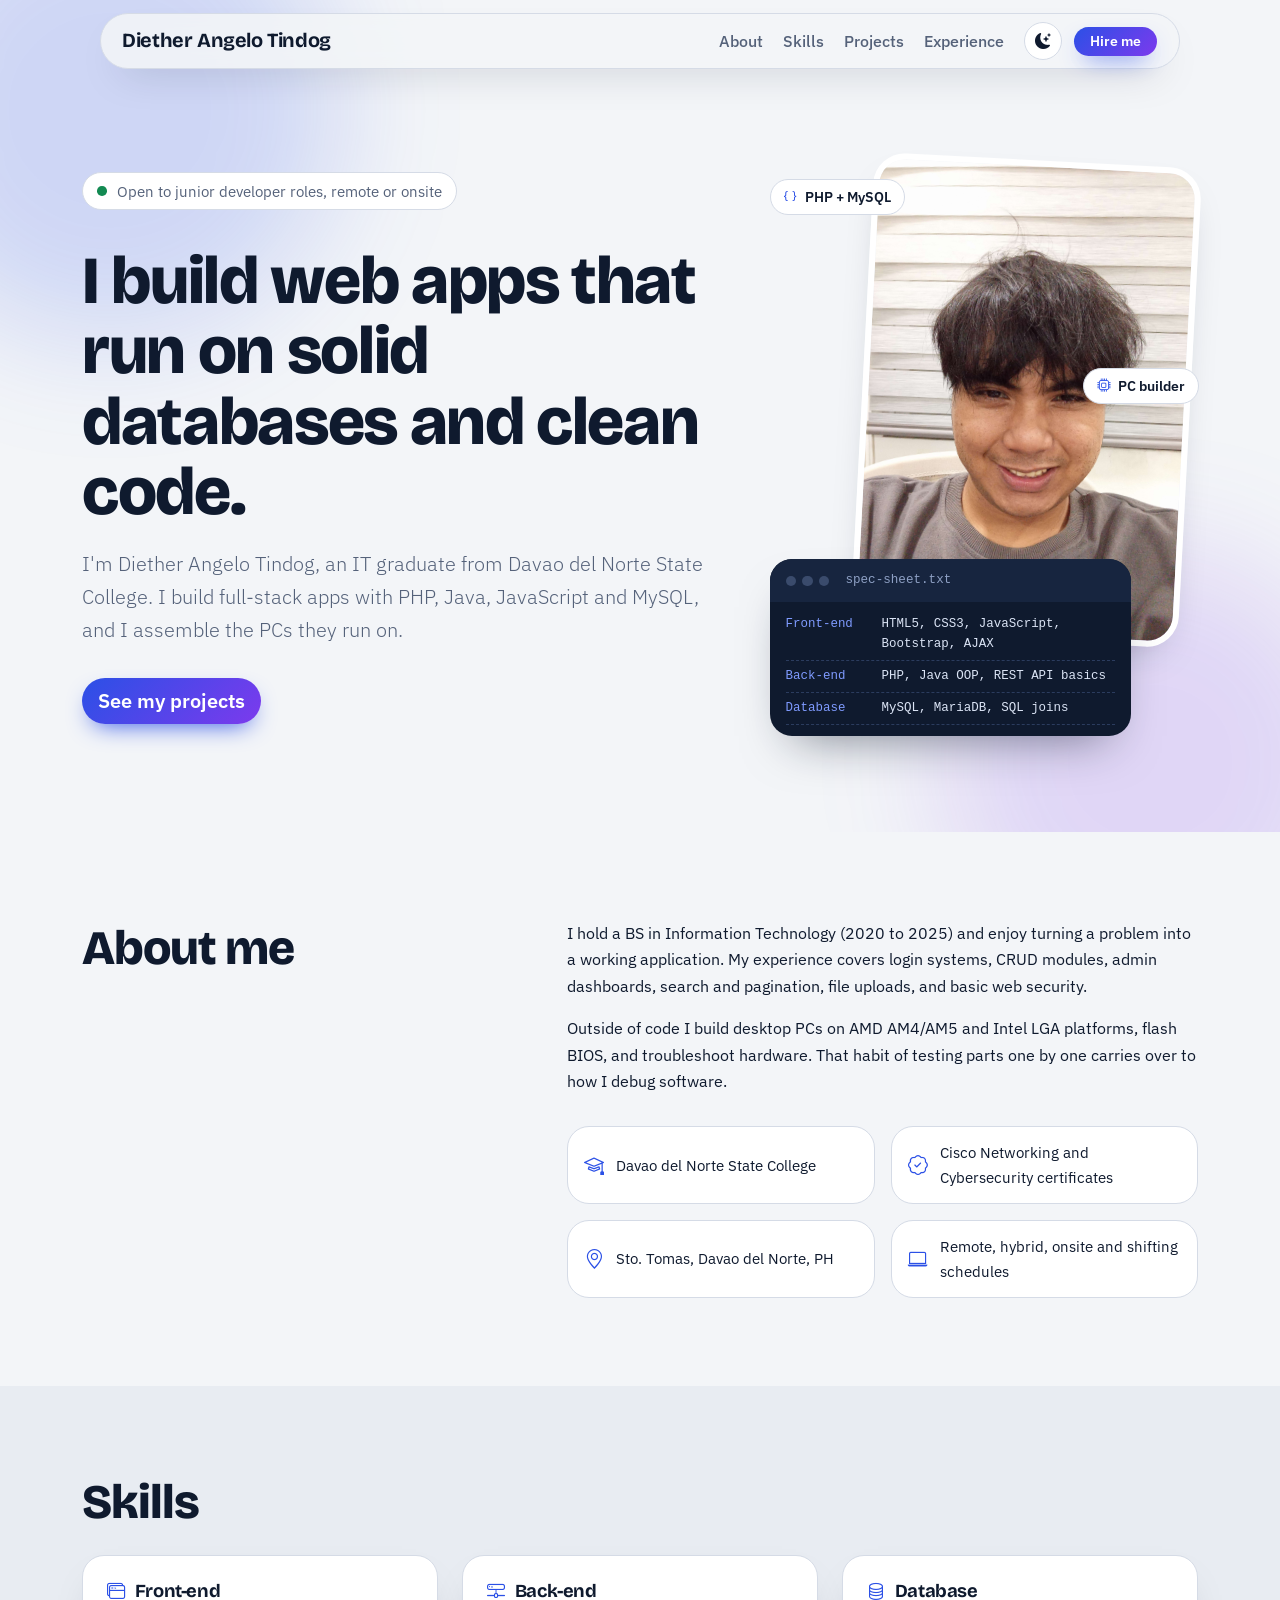
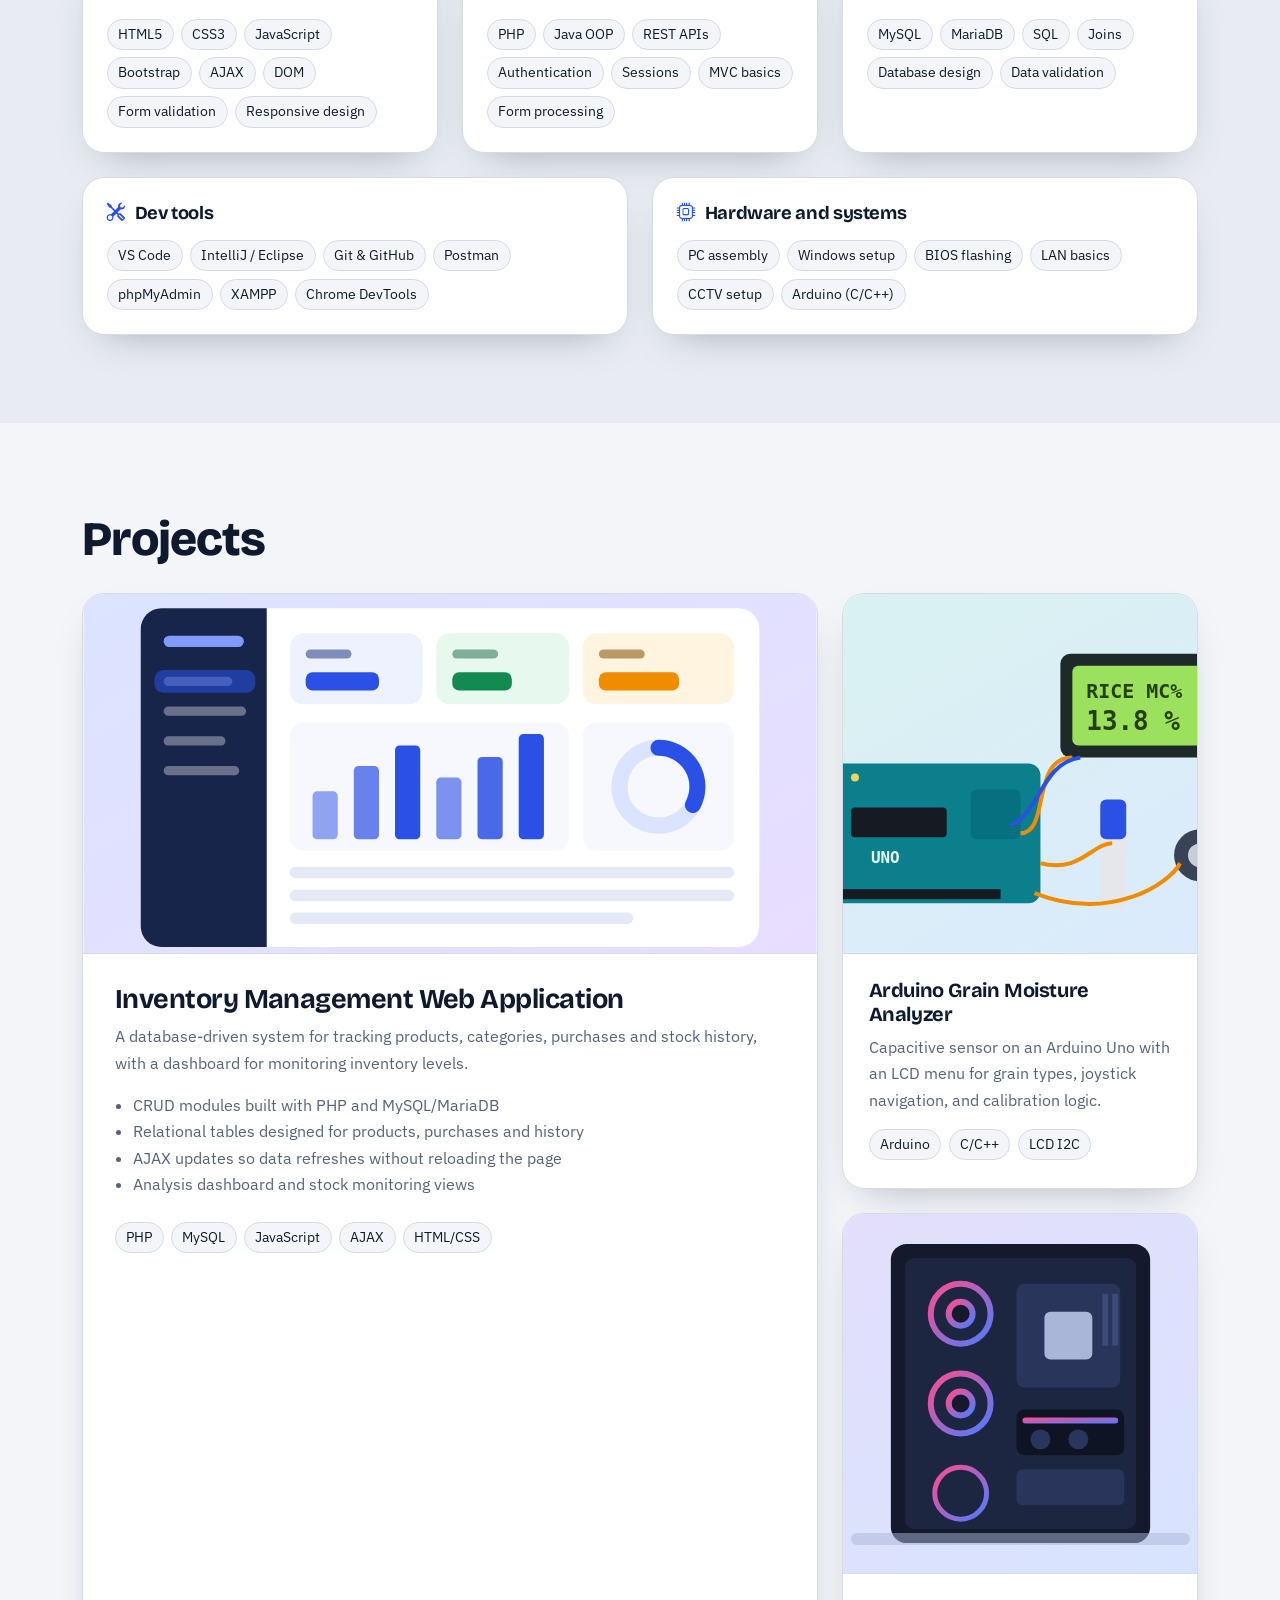
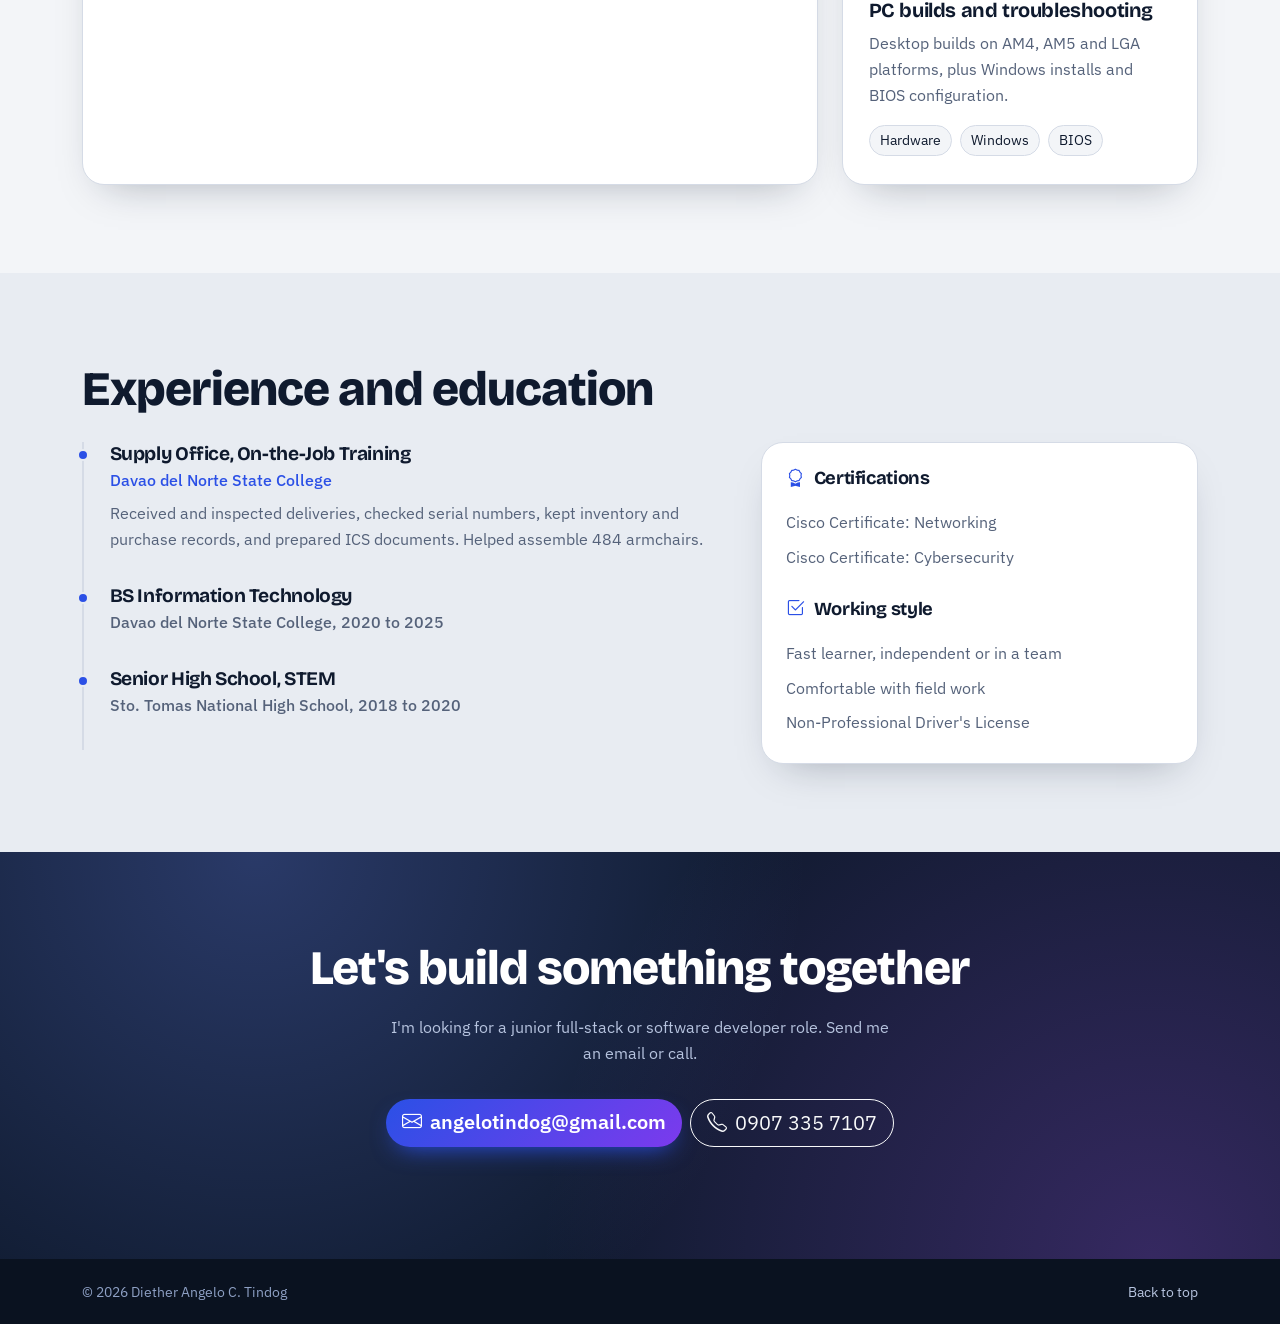
<file: index.html>
<!DOCTYPE html>
<html lang="en">
<head>
  <meta charset="UTF-8">
  <meta name="viewport" content="width=device-width, initial-scale=1">
  <script>
    (function () {
      var t = null;
      try { t = localStorage.getItem("theme"); } catch (e) {}
      if (!t) t = window.matchMedia("(prefers-color-scheme: dark)").matches ? "dark" : "light";
      document.documentElement.setAttribute("data-bs-theme", t);
    })();
  </script>
  <title>Diether Angelo C. Tindog | Junior Full-Stack Web Developer</title>
  <meta name="description" content="Portfolio of Diether Angelo C. Tindog, junior full-stack web developer skilled in PHP, Java, JavaScript and MySQL.">
  <link rel="preconnect" href="https://fonts.googleapis.com">
  <link rel="preconnect" href="https://fonts.gstatic.com" crossorigin>
  <link href="https://fonts.googleapis.com/css2?family=Bricolage+Grotesque:opsz,wght@12..96,500;12..96,700;12..96,800&family=IBM+Plex+Sans:wght@400;500;600&display=swap" rel="stylesheet">
  <link href="https://cdn.jsdelivr.net/npm/bootstrap@5.3.3/dist/css/bootstrap.min.css" rel="stylesheet">
  <link href="https://cdn.jsdelivr.net/npm/bootstrap-icons@1.11.3/font/bootstrap-icons.min.css" rel="stylesheet">
  <link href="css/style.css" rel="stylesheet">
</head>
<body data-bs-spy="scroll" data-bs-target="#mainNav" data-bs-offset="90">

<nav id="mainNav" class="navbar navbar-expand-lg fixed-top site-nav">
  <div class="container">
    <a class="navbar-brand fw-bold" href="#home">Diether Angelo Tindog</a>
    <button class="navbar-toggler" type="button" data-bs-toggle="collapse" data-bs-target="#navLinks" aria-label="Toggle navigation">
      <span class="navbar-toggler-icon"></span>
    </button>
    <div class="collapse navbar-collapse" id="navLinks">
      <ul class="navbar-nav ms-auto align-items-lg-center gap-lg-1">
        <li class="nav-item"><a class="nav-link" href="#about">About</a></li>
        <li class="nav-item"><a class="nav-link" href="#skills">Skills</a></li>
        <li class="nav-item"><a class="nav-link" href="#projects">Projects</a></li>
        <li class="nav-item"><a class="nav-link" href="#experience">Experience</a></li>
        <li class="nav-item ms-lg-2">
          <button id="themeToggle" class="theme-toggle" type="button" aria-label="Switch to dark mode" title="Switch theme">
            <i class="bi bi-moon-stars-fill"></i>
          </button>
        </li>
        <li class="nav-item ms-lg-2"><a class="btn btn-accent btn-sm px-3" href="#contact">Hire me</a></li>
      </ul>
    </div>
  </div>
</nav>

<header id="home" class="hero">
  <div class="container">
    <div class="row align-items-center g-5">
      <div class="col-lg-7">
        <p class="hero-status"><span class="dot"></span> Open to junior developer roles, remote or onsite</p>
        <h1 class="hero-title">I build web apps that run on solid databases and clean code.</h1>
        <p class="lead hero-lead">I'm Diether Angelo Tindog, an IT graduate from Davao del Norte State College. I build full-stack apps with PHP, Java, JavaScript and MySQL, and I assemble the PCs they run on.</p>
        <div class="d-flex flex-wrap gap-2">
          <a href="#projects" class="btn btn-accent btn-lg">See my projects</a>
        </div>
      </div>
      <div class="col-lg-5">
        <div class="hero-visual">
          <img class="hero-photo" src="assets/img/profile.png" alt="Portrait of Diether Angelo Tindog" width="480" height="480">
          <span class="float-tag tag-1"><i class="bi bi-braces"></i> PHP + MySQL</span>
          <span class="float-tag tag-2"><i class="bi bi-cpu"></i> PC builder</span>
        <div class="spec-card" aria-label="Developer spec sheet">
          <div class="spec-bar"><span></span><span></span><span></span><small>spec-sheet.txt</small></div>
          <dl class="spec-list">
            <div><dt>Front-end</dt><dd>HTML5, CSS3, JavaScript, Bootstrap, AJAX</dd></div>
            <div><dt>Back-end</dt><dd>PHP, Java OOP, REST API basics</dd></div>
            <div><dt>Database</dt><dd>MySQL, MariaDB, SQL joins</dd></div>
            <div><dt>Tools</dt><dd>Git, GitHub, VS Code, Postman, XAMPP</dd></div>
            <div><dt>Hardware</dt><dd>PC builds, Arduino, LAN, CCTV</dd></div>
            <div><dt>Status</dt><dd class="text-ok">Available now</dd></div>
          </dl>
        </div>
        </div>
      </div>
    </div>
  </div>
</header>

<section id="about" class="section">
  <div class="container">
    <div class="row g-5">
      <div class="col-lg-5">
        <h2 class="section-title">About me</h2>
      </div>
      <div class="col-lg-7">
        <p>I hold a BS in Information Technology (2020 to 2025) and enjoy turning a problem into a working application. My experience covers login systems, CRUD modules, admin dashboards, search and pagination, file uploads, and basic web security.</p>
        <p>Outside of code I build desktop PCs on AMD AM4/AM5 and Intel LGA platforms, flash BIOS, and troubleshoot hardware. That habit of testing parts one by one carries over to how I debug software.</p>
        <div class="row g-3 mt-2">
          <div class="col-sm-6"><div class="fact"><i class="bi bi-mortarboard"></i><span>Davao del Norte State College</span></div></div>
          <div class="col-sm-6"><div class="fact"><i class="bi bi-patch-check"></i><span>Cisco Networking and Cybersecurity certificates</span></div></div>
          <div class="col-sm-6"><div class="fact"><i class="bi bi-geo-alt"></i><span>Sto. Tomas, Davao del Norte, PH</span></div></div>
          <div class="col-sm-6"><div class="fact"><i class="bi bi-laptop"></i><span>Remote, hybrid, onsite and shifting schedules</span></div></div>
        </div>
      </div>
    </div>
  </div>
</section>

<section id="skills" class="section section-tint">
  <div class="container">
    <h2 class="section-title mb-4">Skills</h2>
    <div class="row g-4">
      <div class="col-md-6 col-lg-4">
        <div class="skill-box">
          <h3><i class="bi bi-window-stack"></i> Front-end</h3>
          <div class="chips"><span>HTML5</span><span>CSS3</span><span>JavaScript</span><span>Bootstrap</span><span>AJAX</span><span>DOM</span><span>Form validation</span><span>Responsive design</span></div>
        </div>
      </div>
      <div class="col-md-6 col-lg-4">
        <div class="skill-box">
          <h3><i class="bi bi-hdd-network"></i> Back-end</h3>
          <div class="chips"><span>PHP</span><span>Java OOP</span><span>REST APIs</span><span>Authentication</span><span>Sessions</span><span>MVC basics</span><span>Form processing</span></div>
        </div>
      </div>
      <div class="col-md-6 col-lg-4">
        <div class="skill-box">
          <h3><i class="bi bi-database"></i> Database</h3>
          <div class="chips"><span>MySQL</span><span>MariaDB</span><span>SQL</span><span>Joins</span><span>Database design</span><span>Data validation</span></div>
        </div>
      </div>
      <div class="col-md-6">
        <div class="skill-box">
          <h3><i class="bi bi-tools"></i> Dev tools</h3>
          <div class="chips"><span>VS Code</span><span>IntelliJ / Eclipse</span><span>Git &amp; GitHub</span><span>Postman</span><span>phpMyAdmin</span><span>XAMPP</span><span>Chrome DevTools</span></div>
        </div>
      </div>
      <div class="col-md-6">
        <div class="skill-box">
          <h3><i class="bi bi-cpu"></i> Hardware and systems</h3>
          <div class="chips"><span>PC assembly</span><span>Windows setup</span><span>BIOS flashing</span><span>LAN basics</span><span>CCTV setup</span><span>Arduino (C/C++)</span></div>
        </div>
      </div>
    </div>
  </div>
</section>

<section id="projects" class="section">
  <div class="container">
    <h2 class="section-title mb-4">Projects</h2>
    <div class="row g-4">
      <div class="col-lg-8">
        <article class="project project-main">
          <img class="project-img" src="assets/img/project-inventory.svg" alt="Inventory dashboard with stats, chart and table" loading="lazy" width="640" height="360">
          <div class="project-body">
          <h3>Inventory Management Web Application</h3>
          <p>A database-driven system for tracking products, categories, purchases and stock history, with a dashboard for monitoring inventory levels.</p>
          <ul>
            <li>CRUD modules built with PHP and MySQL/MariaDB</li>
            <li>Relational tables designed for products, purchases and history</li>
            <li>AJAX updates so data refreshes without reloading the page</li>
            <li>Analysis dashboard and stock monitoring views</li>
          </ul>
          <div class="chips"><span>PHP</span><span>MySQL</span><span>JavaScript</span><span>AJAX</span><span>HTML/CSS</span></div>
        </div>
        </article>
      </div>
      <div class="col-lg-4 d-flex flex-column gap-4">
        <article class="project">
          <img class="project-img" src="assets/img/project-arduino.svg" alt="Arduino board with LCD showing grain moisture" loading="lazy" width="640" height="360">
          <div class="project-body">
          <h3>Arduino Grain Moisture Analyzer</h3>
          <p>Capacitive sensor on an Arduino Uno with an LCD menu for grain types, joystick navigation, and calibration logic.</p>
          <div class="chips"><span>Arduino</span><span>C/C++</span><span>LCD I2C</span></div>
        </div>
        </article>
        <article class="project">
          <img class="project-img" src="assets/img/project-pc.svg" alt="Custom PC case with RGB fans" loading="lazy" width="640" height="360">
          <div class="project-body">
          <h3>PC builds and troubleshooting</h3>
          <p>Desktop builds on AM4, AM5 and LGA platforms, plus Windows installs and BIOS configuration.</p>
          <div class="chips"><span>Hardware</span><span>Windows</span><span>BIOS</span></div>
        </div>
        </article>
      </div>
    </div>
  </div>
</section>

<section id="experience" class="section section-tint">
  <div class="container">
    <h2 class="section-title mb-4">Experience and education</h2>
    <div class="row g-5">
      <div class="col-lg-7">
        <ol class="timeline">
          <li>
            <h3>Supply Office, On-the-Job Training</h3>
            <p class="meta">Davao del Norte State College</p>
            <p>Received and inspected deliveries, checked serial numbers, kept inventory and purchase records, and prepared ICS documents. Helped assemble 484 armchairs.</p>
          </li>
          <li>
            <h3>BS Information Technology</h3>
            <p class="meta">Davao del Norte State College, 2020 to 2025</p>
          </li>
          <li>
            <h3>Senior High School, STEM</h3>
            <p class="meta">Sto. Tomas National High School, 2018 to 2020</p>
          </li>
        </ol>
      </div>
      <div class="col-lg-5">
        <div class="skill-box">
          <h3><i class="bi bi-award"></i> Certifications</h3>
          <ul class="plain">
            <li>Cisco Certificate: Networking</li>
            <li>Cisco Certificate: Cybersecurity</li>
          </ul>
          <h3 class="mt-4"><i class="bi bi-check2-square"></i> Working style</h3>
          <ul class="plain">
            <li>Fast learner, independent or in a team</li>
            <li>Comfortable with field work</li>
            <li>Non-Professional Driver's License</li>
          </ul>
        </div>
      </div>
    </div>
  </div>
</section>

<section id="contact" class="section contact">
  <div class="container text-center">
    <h2 class="section-title">Let's build something together</h2>
    <p class="mx-auto contact-lead">I'm looking for a junior full-stack or software developer role. Send me an email or call.</p>
    <div class="d-flex flex-wrap justify-content-center gap-2 mb-4">
      <a class="btn btn-accent btn-lg" href="mailto:angelotindog@gmail.com"><i class="bi bi-envelope me-2"></i>angelotindog@gmail.com</a>
      <a class="btn btn-outline-light btn-lg" href="tel:+639073357107"><i class="bi bi-telephone me-2"></i>0907 335 7107</a>
    </div>
  </div>
</section>

<footer class="site-footer">
  <div class="container d-flex flex-wrap justify-content-between gap-2">
    <span>&copy; <span id="year"></span> Diether Angelo C. Tindog</span>
    <a href="#home">Back to top</a>
  </div>
</footer>

<script src="https://cdn.jsdelivr.net/npm/bootstrap@5.3.3/dist/js/bootstrap.bundle.min.js"></script>
<script src="js/main.js"></script>
</body>
</html>
</file>
<file: css/style.css>
:root {
  --paper: #f3f5f8;
  --paper-2: #e8ecf2;
  --ink: #0f1a2e;
  --muted: #55627a;
  --accent: #2b50e6;
  --accent-dark: #1f3bb8;
  --ok: #138a52;
  --line: #d5dbe6;
  --surface: #ffffff;
  --nav-bg: rgba(243, 245, 248, .88);
  --panel: #0f1a2e;
  --radius: 14px;
}
[data-bs-theme="dark"] {
  --paper: #0b1220;
  --paper-2: #101a2d;
  --surface: #15213a;
  --ink: #e8eefc;
  --muted: #9fb0cf;
  --accent: #6f8cff;
  --accent-dark: #8aa1ff;
  --ok: #4fdc9a;
  --line: #243350;
  --nav-bg: rgba(11, 18, 32, .88);
  --panel: #0a1426;
}
html { scroll-behavior: smooth; scroll-padding-top: 80px; }
body { font-family: "IBM Plex Sans", system-ui, sans-serif; background: var(--paper); color: var(--ink); line-height: 1.65; }
h1, h2, h3, .navbar-brand { font-family: "Bricolage Grotesque", "IBM Plex Sans", sans-serif; letter-spacing: -0.02em; }
a:focus-visible, .btn:focus-visible { outline: 3px solid var(--accent); outline-offset: 3px; }

/* Nav */
.site-nav { background: var(--nav-bg); backdrop-filter: blur(10px); border-bottom: 1px solid var(--line); }
.site-nav .navbar-brand { color: var(--ink); }
.site-nav .nav-link { color: var(--muted); font-weight: 500; }
.site-nav .nav-link:hover, .site-nav .nav-link.active { color: var(--accent); }

/* Buttons */
.btn-accent { background: var(--accent); border-color: var(--accent); color: #fff; font-weight: 600; }
.btn-accent:hover { background: var(--accent-dark); border-color: var(--accent-dark); color: #fff; }
.btn-outline-ink { border: 2px solid var(--ink); color: var(--ink); font-weight: 600; }
.btn-outline-ink:hover { background: var(--ink); color: var(--paper); }

/* Hero */
.hero { padding: 9rem 0 6rem; }
.hero-status { display: inline-flex; align-items: center; gap: .6rem; font-size: .95rem; color: var(--muted); background: var(--surface); border: 1px solid var(--line); border-radius: 999px; padding: .35rem .9rem; }
.dot { width: .6rem; height: .6rem; border-radius: 50%; background: var(--ok); animation: pulse 2s infinite; }
.hero-title { font-size: clamp(2.4rem, 5.5vw, 4.2rem); font-weight: 800; line-height: 1.05; margin: 1.2rem 0; max-width: 16ch; }
.hero-lead { color: var(--muted); max-width: 52ch; margin-bottom: 2rem; }
@keyframes pulse { 0%,100% { box-shadow: 0 0 0 0 rgba(19,138,82,.5); } 50% { box-shadow: 0 0 0 7px rgba(19,138,82,0); } }

/* Spec card (hero) */
.spec-card { background: var(--panel); color: #dbe4f5; border-radius: var(--radius); overflow: hidden; box-shadow: 0 24px 50px -24px rgba(15,26,46,.55); }
.spec-bar { display: flex; align-items: center; gap: .4rem; padding: .7rem 1rem; background: #17253f; }
.spec-bar span { width: .65rem; height: .65rem; border-radius: 50%; background: #3a4b6c; }
.spec-bar small { margin-left: .6rem; color: #8ea0c4; font-family: ui-monospace, Menlo, Consolas, monospace; }
.spec-list { margin: 0; padding: .8rem 1.2rem 1.2rem; font-family: ui-monospace, Menlo, Consolas, monospace; font-size: .88rem; }
.spec-list div { display: grid; grid-template-columns: 6.2rem 1fr; gap: .8rem; padding: .55rem 0; border-bottom: 1px dashed #2b3c5e; }
.spec-list div:last-child { border-bottom: 0; }
.spec-list dt { color: #7f9bff; font-weight: 500; }
.spec-list dd { margin: 0; }
.text-ok { color: #4fdc9a; }

/* Sections */
.section { padding: 5.5rem 0; }
.section-tint { background: var(--paper-2); }
.section-title { font-size: clamp(1.8rem, 3.5vw, 2.6rem); font-weight: 700; }
.fact { display: flex; gap: .75rem; align-items: center; background: var(--surface); border: 1px solid var(--line); border-radius: 10px; padding: .8rem 1rem; height: 100%; font-size: .95rem; }
.fact i { color: var(--accent); font-size: 1.25rem; }

/* Skills + chips */
.skill-box { background: var(--surface); border: 1px solid var(--line); border-radius: var(--radius); padding: 1.5rem; height: 100%; }
.skill-box h3 { font-size: 1.15rem; font-weight: 700; margin-bottom: 1rem; }
.skill-box h3 i { color: var(--accent); margin-right: .4rem; }
.chips { display: flex; flex-wrap: wrap; gap: .45rem; }
.chips span { background: var(--paper); border: 1px solid var(--line); border-radius: 6px; padding: .2rem .65rem; font-size: .88rem; }
.plain { list-style: none; padding: 0; margin: 0; }
.plain li { padding: .25rem 0; color: var(--muted); }

/* Projects */
.project { background: var(--surface); border: 1px solid var(--line); border-radius: var(--radius); padding: 1.6rem; }
.project h3 { font-size: 1.25rem; font-weight: 700; }
.project p, .project li { color: var(--muted); }
.project-main { height: 100%; border-left: 5px solid var(--accent); padding: 2rem; }
.project-main h3 { font-size: 1.7rem; }
.project-main ul { padding-left: 1.1rem; margin-bottom: 1.5rem; }

/* Timeline */
.timeline { list-style: none; margin: 0; padding: 0 0 0 1.6rem; border-left: 2px solid var(--line); }
.timeline li { position: relative; padding-bottom: 2rem; }
.timeline li::before { content: ""; position: absolute; left: calc(-1.6rem - 7px); top: .45rem; width: 12px; height: 12px; border-radius: 50%; background: var(--accent); border: 2px solid var(--paper-2); }
.timeline h3 { font-size: 1.2rem; font-weight: 700; margin: 0; }
.timeline .meta { color: var(--accent); font-weight: 500; margin: .1rem 0 .4rem; }
.timeline p:last-child { color: var(--muted); margin-bottom: 0; }

/* Contact + footer */
.contact { background: var(--panel); color: #fff; }
.contact-lead { max-width: 50ch; color: #b6c3de; margin: 1rem auto 2rem; }
.site-footer { background: #0a1220; color: #8ea0c4; padding: 1.3rem 0; font-size: .9rem; }
.site-footer a { color: #b6c3de; text-decoration: none; }
.site-footer a:hover { color: #fff; }

@media (max-width: 575.98px) { .hero { padding-top: 7rem; } .spec-list div { grid-template-columns: 1fr; gap: .1rem; } }
@media (prefers-reduced-motion: reduce) { html { scroll-behavior: auto; } .dot { animation: none; } }

/* Theme toggle */
[data-bs-theme="dark"] .btn-accent { color: #0b1220; }
[data-bs-theme="dark"] .btn-accent:hover { color: #0b1220; }
[data-bs-theme="dark"] .navbar-toggler-icon { filter: invert(1); }
[data-bs-theme="dark"] .timeline li::before { border-color: var(--paper-2); }
.theme-toggle { width: 2.4rem; height: 2.4rem; border-radius: 50%; border: 1px solid var(--line); background: var(--surface); color: var(--ink); display: inline-flex; align-items: center; justify-content: center; cursor: pointer; }
.theme-toggle:hover { border-color: var(--accent); color: var(--accent); }
.theme-toggle:focus-visible { outline: 3px solid var(--accent); outline-offset: 3px; }
body, .site-nav, .skill-box, .project, .fact, .hero-status { transition: background-color .25s, color .25s, border-color .25s; }
@media (prefers-reduced-motion: reduce) { body, .site-nav, .skill-box, .project, .fact, .hero-status { transition: none; } }

/* ---------- Modern refresh ---------- */
:root { --radius: 22px; --glow-1: rgba(43, 80, 230, .18); --glow-2: rgba(124, 58, 237, .16); --shadow: 0 18px 40px -22px rgba(15, 26, 46, .35); }
[data-bs-theme="dark"] { --glow-1: rgba(111, 140, 255, .18); --glow-2: rgba(168, 85, 247, .16); --shadow: 0 18px 40px -22px rgba(0, 0, 0, .7); }

.site-nav { margin: .8rem auto 0; max-width: 1080px; left: 0; right: 0; border: 1px solid var(--line); border-radius: 999px; padding: .35rem .6rem; box-shadow: var(--shadow); }
.site-nav .container { max-width: none; }
.btn { border-radius: 999px; }
.btn-accent { background: linear-gradient(135deg, var(--accent), #7c3aed); border: 0; box-shadow: 0 10px 24px -10px var(--accent); }
.btn-accent:hover { background: linear-gradient(135deg, var(--accent-dark), #8b5cf6); transform: translateY(-1px); }

.hero { position: relative; overflow: hidden; padding-top: 10rem; }
.hero::before, .hero::after { content: ""; position: absolute; border-radius: 50%; filter: blur(60px); z-index: 0; pointer-events: none; }
.hero::before { width: 460px; height: 460px; background: var(--glow-1); top: -120px; left: -120px; }
.hero::after { width: 420px; height: 420px; background: var(--glow-2); bottom: -140px; right: -80px; }
.hero .container { position: relative; z-index: 1; }
.hero-title { font-weight: 800; max-width: 15ch; }

.hero-visual { position: relative; max-width: 420px; margin-inline: auto; padding-bottom: 6rem; }
.hero-photo { width: 78%; aspect-ratio: 1; object-fit: cover; border-radius: 32px; display: block; margin-left: auto; border: 6px solid var(--surface); box-shadow: var(--shadow); transform: rotate(3deg); }
.hero-visual .spec-card { position: absolute; left: 0; right: 14%; bottom: 0; font-size: .9em; }
.hero-visual .spec-list { padding: .4rem 1rem .7rem; font-size: .78rem; }
.hero-visual .spec-list div { padding: .32rem 0; grid-template-columns: 5.2rem 1fr; }
.hero-visual .spec-list div:nth-child(n+4) { display: none; }
.float-tag { position: absolute; z-index: 2; background: var(--surface); border: 1px solid var(--line); border-radius: 999px; padding: .35rem .8rem; font-size: .85rem; font-weight: 600; box-shadow: var(--shadow); }
.float-tag i { color: var(--accent); margin-right: .3rem; }
.tag-1 { top: 1.2rem; left: 0; }
.tag-2 { top: 13rem; right: -.6rem; }

.skill-box, .fact, .project { border-radius: var(--radius); box-shadow: var(--shadow); }
.skill-box { transition: transform .2s, border-color .2s; }
.skill-box:hover { transform: translateY(-4px); border-color: var(--accent); }
.chips span { border-radius: 999px; }

.project { padding: 0; overflow: hidden; display: flex; flex-direction: column; transition: transform .25s, border-color .25s; }
.project:hover { transform: translateY(-5px); border-color: var(--accent); }
.project-main { padding: 0; border-left: 1px solid var(--line); }
.project-img { width: 100%; aspect-ratio: 16 / 9; object-fit: cover; display: block; border-bottom: 1px solid var(--line); }
.project-body { padding: 1.5rem 1.6rem 1.7rem; }
.project-main .project-body { padding: 1.8rem 2rem 2rem; }
.project:hover .project-img { filter: saturate(1.15); }

.fact { box-shadow: none; }
.section-title { font-size: clamp(2rem, 4vw, 3rem); font-weight: 800; }
.contact { background: radial-gradient(circle at 20% 0%, rgba(111, 140, 255, .28), transparent 50%), radial-gradient(circle at 90% 100%, rgba(168, 85, 247, .25), transparent 50%), var(--panel); }

@media (max-width: 991.98px) { .site-nav { border-radius: 24px; margin: .6rem; } .hero-visual { margin-top: 1rem; } }
@media (max-width: 575.98px) { .tag-2 { top: 11rem; } .hero-visual .spec-card { right: 6%; } }
@media (prefers-reduced-motion: reduce) { .skill-box, .project, .btn-accent { transition: none; } .skill-box:hover, .project:hover, .btn-accent:hover { transform: none; } }
</file>
